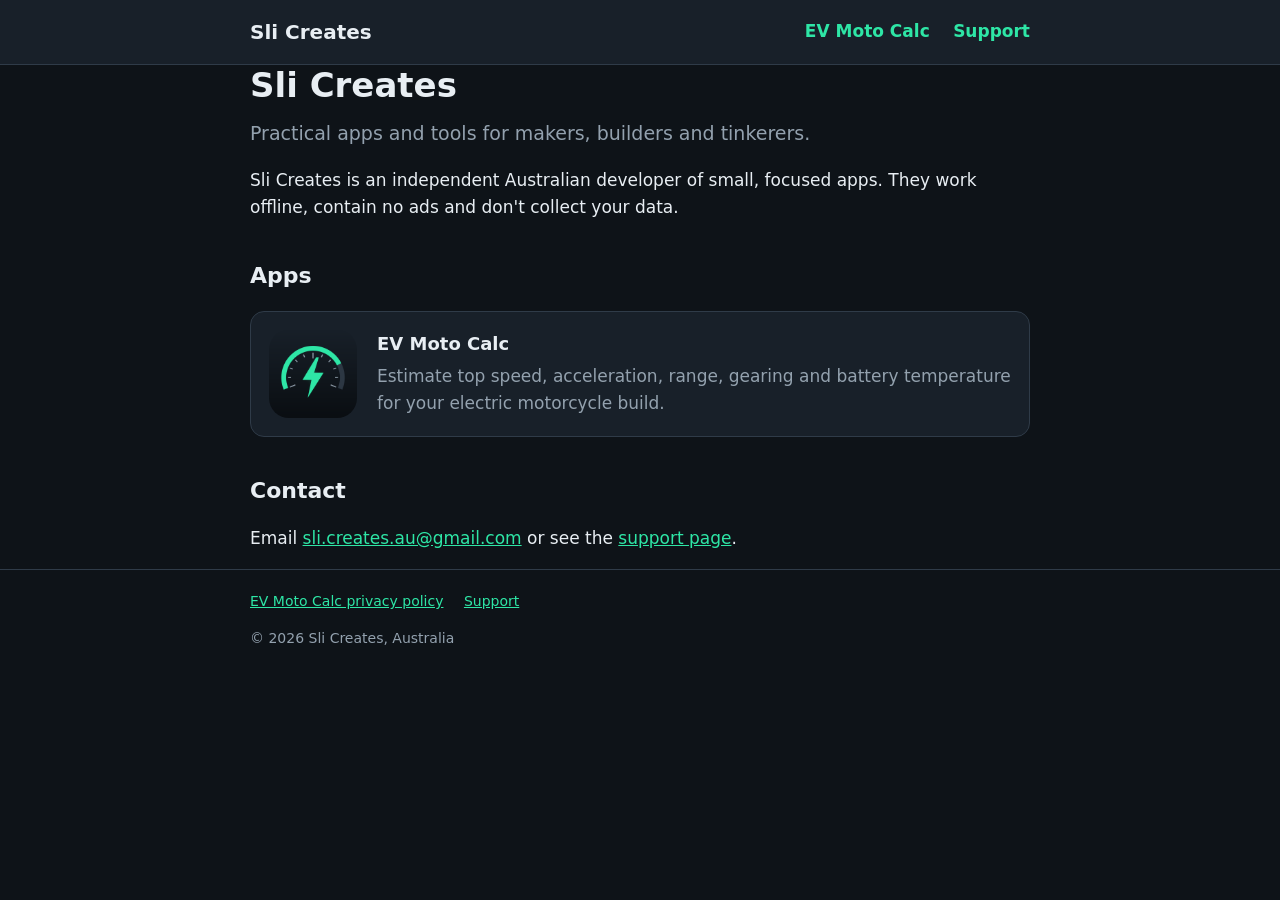
<file: index.html>
<!DOCTYPE html>
<html lang="en-AU">
<head>
  <meta charset="utf-8">
  <meta name="viewport" content="width=device-width, initial-scale=1">
  <title>Sli Creates</title>
  <meta name="description" content="Sli Creates builds practical apps and tools for makers and builders.">
  <link rel="icon" type="image/png" href="assets/icon-512.png">
  <link rel="stylesheet" href="assets/style.css">
</head>
<body>
  <header class="site">
    <div class="wrap">
      <a class="brand" href="./">Sli Creates</a>
      <nav>
        <a href="ev-moto-calc/">EV Moto Calc</a>
        <a href="support.html">Support</a>
      </nav>
    </div>
  </header>

  <main class="wrap">
    <h1>Sli Creates</h1>
    <p class="lead">Practical apps and tools for makers, builders and tinkerers.</p>

    <p>Sli Creates is an independent Australian developer of small, focused apps. They work offline, contain no ads and don't collect your data.</p>

    <h2>Apps</h2>
    <a class="card" href="ev-moto-calc/">
      <img src="assets/icon-512.png" alt="EV Moto Calc icon">
      <div>
        <h3>EV Moto Calc</h3>
        <p>Estimate top speed, acceleration, range, gearing and battery temperature for your electric motorcycle build.</p>
      </div>
    </a>

    <h2>Contact</h2>
    <p>Email <a href="mailto:sli.creates.au@gmail.com">sli.creates.au@gmail.com</a> or see the <a href="support.html">support page</a>.</p>
  </main>

  <footer class="site">
    <div class="wrap">
      <a href="ev-moto-calc/privacy.html">EV Moto Calc privacy policy</a>
      <a href="support.html">Support</a>
      <p>&copy; 2026 Sli Creates, Australia</p>
    </div>
  </footer>
</body>
</html>
</file>
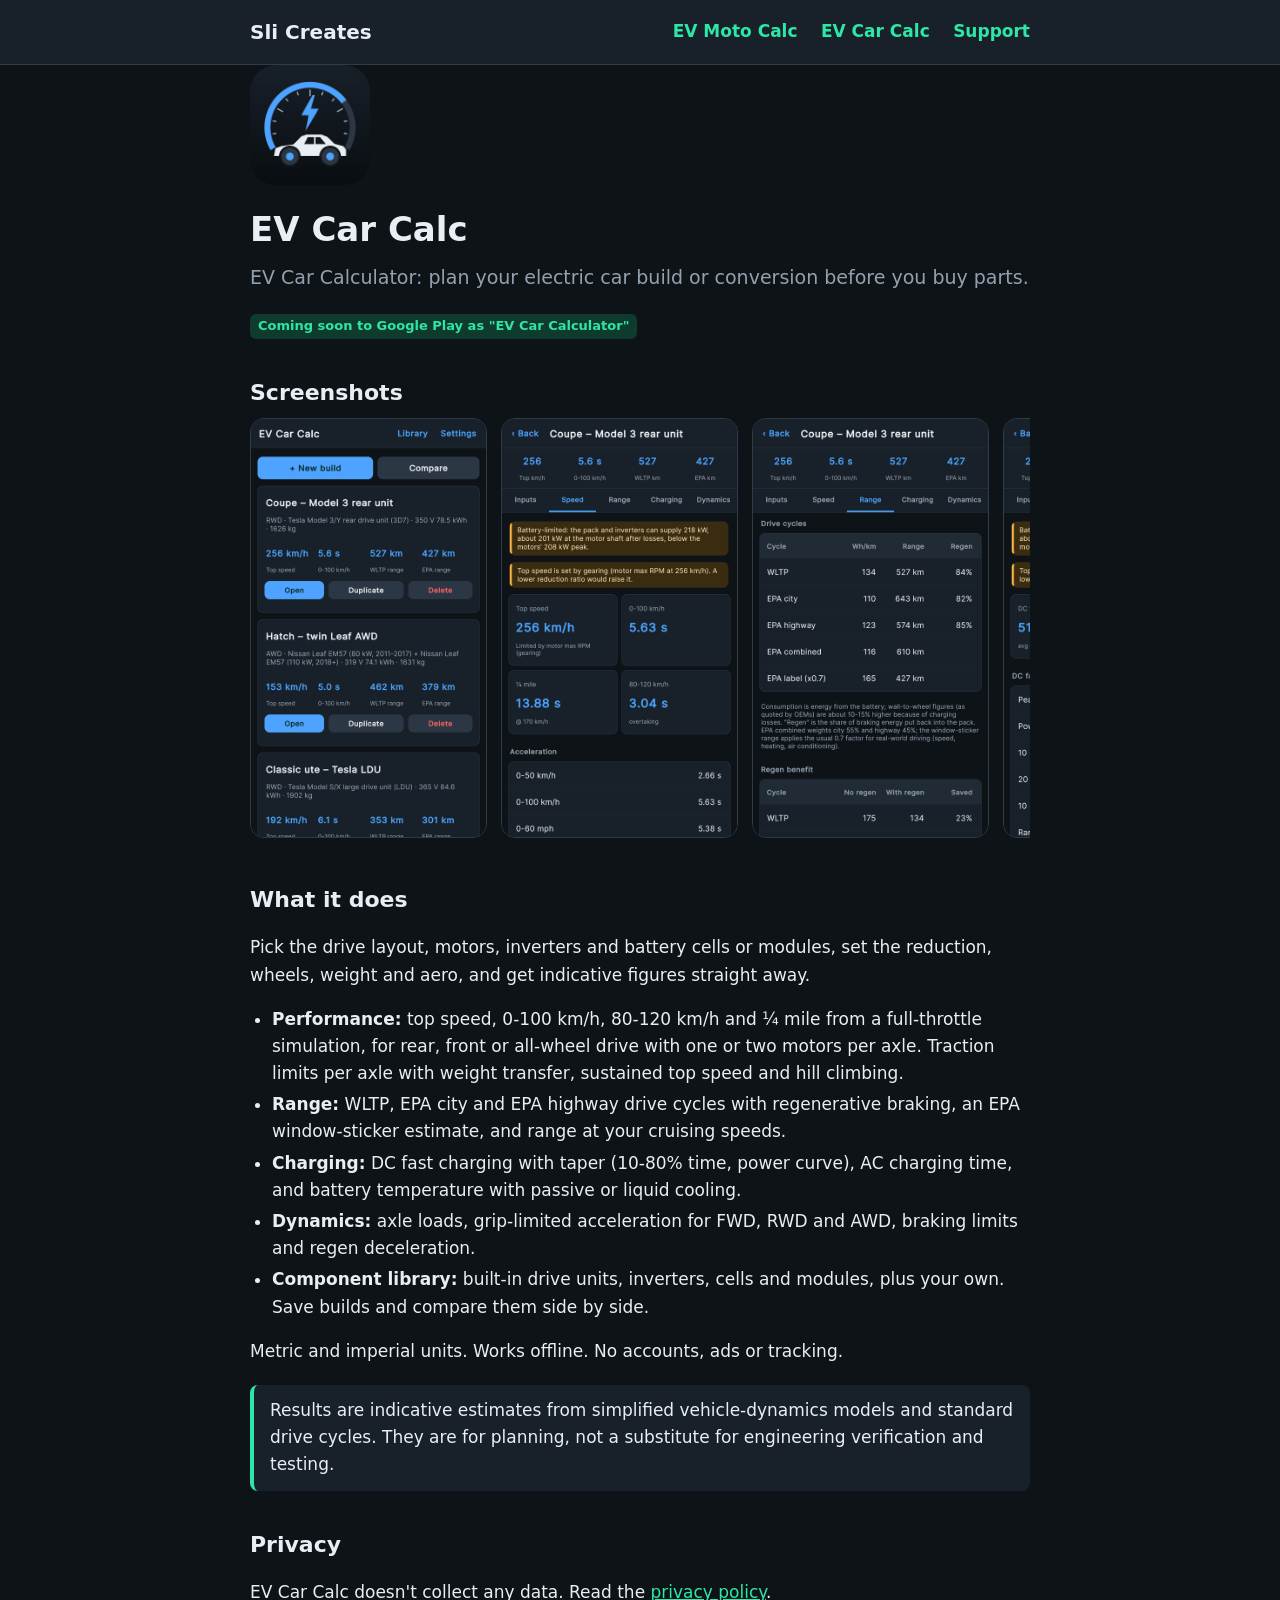
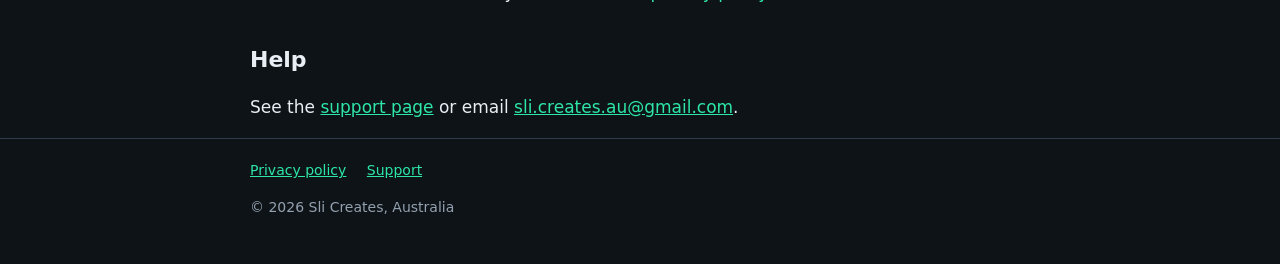
<file: ev-car-calc/index.html>
<!DOCTYPE html>
<html lang="en-AU">
<head>
  <meta charset="utf-8">
  <meta name="viewport" content="width=device-width, initial-scale=1">
  <title>EV Car Calc – EV Car Calculator – Sli Creates</title>
  <meta name="description" content="Estimate acceleration, WLTP and EPA range, fast-charge time and battery temperature for your electric car conversion.">
  <link rel="icon" type="image/png" href="icon-512.png">
  <link rel="stylesheet" href="../assets/style.css">
</head>
<body>
  <header class="site">
    <div class="wrap">
      <a class="brand" href="../">Sli Creates</a>
      <nav>
        <a href="../ev-moto-calc/">EV Moto Calc</a>
        <a href="./">EV Car Calc</a>
        <a href="../support.html">Support</a>
      </nav>
    </div>
  </header>

  <main class="wrap">
    <div class="app-hero">
      <img src="icon-512.png" alt="EV Car Calc icon">
      <div>
        <h1>EV Car Calc</h1>
        <p class="lead">EV Car Calculator: plan your electric car build or conversion before you buy parts.</p>
        <span class="badge">Coming soon to Google Play as "EV Car Calculator"</span>
      </div>
    </div>

    <h2>Screenshots</h2>
    <div class="shots">
      <img src="screens/01_garage.png" alt="Saved builds">
      <img src="screens/02_performance.png" alt="Performance results">
      <img src="screens/03_cycles.png" alt="WLTP and EPA drive cycle range">
      <img src="screens/04_dc_charging.png" alt="DC fast charging">
      <img src="screens/06_drive_unit.png" alt="Drive unit inputs">
    </div>

    <h2>What it does</h2>
    <p>Pick the drive layout, motors, inverters and battery cells or modules, set the reduction, wheels, weight and aero, and get indicative figures straight away.</p>
    <ul>
      <li><strong>Performance:</strong> top speed, 0-100 km/h, 80-120 km/h and ¼ mile from a full-throttle simulation, for rear, front or all-wheel drive with one or two motors per axle. Traction limits per axle with weight transfer, sustained top speed and hill climbing.</li>
      <li><strong>Range:</strong> WLTP, EPA city and EPA highway drive cycles with regenerative braking, an EPA window-sticker estimate, and range at your cruising speeds.</li>
      <li><strong>Charging:</strong> DC fast charging with taper (10-80% time, power curve), AC charging time, and battery temperature with passive or liquid cooling.</li>
      <li><strong>Dynamics:</strong> axle loads, grip-limited acceleration for FWD, RWD and AWD, braking limits and regen deceleration.</li>
      <li><strong>Component library:</strong> built-in drive units, inverters, cells and modules, plus your own. Save builds and compare them side by side.</li>
    </ul>
    <p>Metric and imperial units. Works offline. No accounts, ads or tracking.</p>

    <div class="notice">
      Results are indicative estimates from simplified vehicle-dynamics models and standard drive cycles. They are for planning, not a substitute for engineering verification and testing.
    </div>

    <h2>Privacy</h2>
    <p>EV Car Calc doesn't collect any data. Read the <a href="privacy.html">privacy policy</a>.</p>

    <h2>Help</h2>
    <p>See the <a href="../support.html">support page</a> or email <a href="mailto:sli.creates.au@gmail.com?subject=EV%20Car%20Calc">sli.creates.au@gmail.com</a>.</p>
  </main>

  <footer class="site">
    <div class="wrap">
      <a href="privacy.html">Privacy policy</a>
      <a href="../support.html">Support</a>
      <p>&copy; 2026 Sli Creates, Australia</p>
    </div>
  </footer>
</body>
</html>
</file>
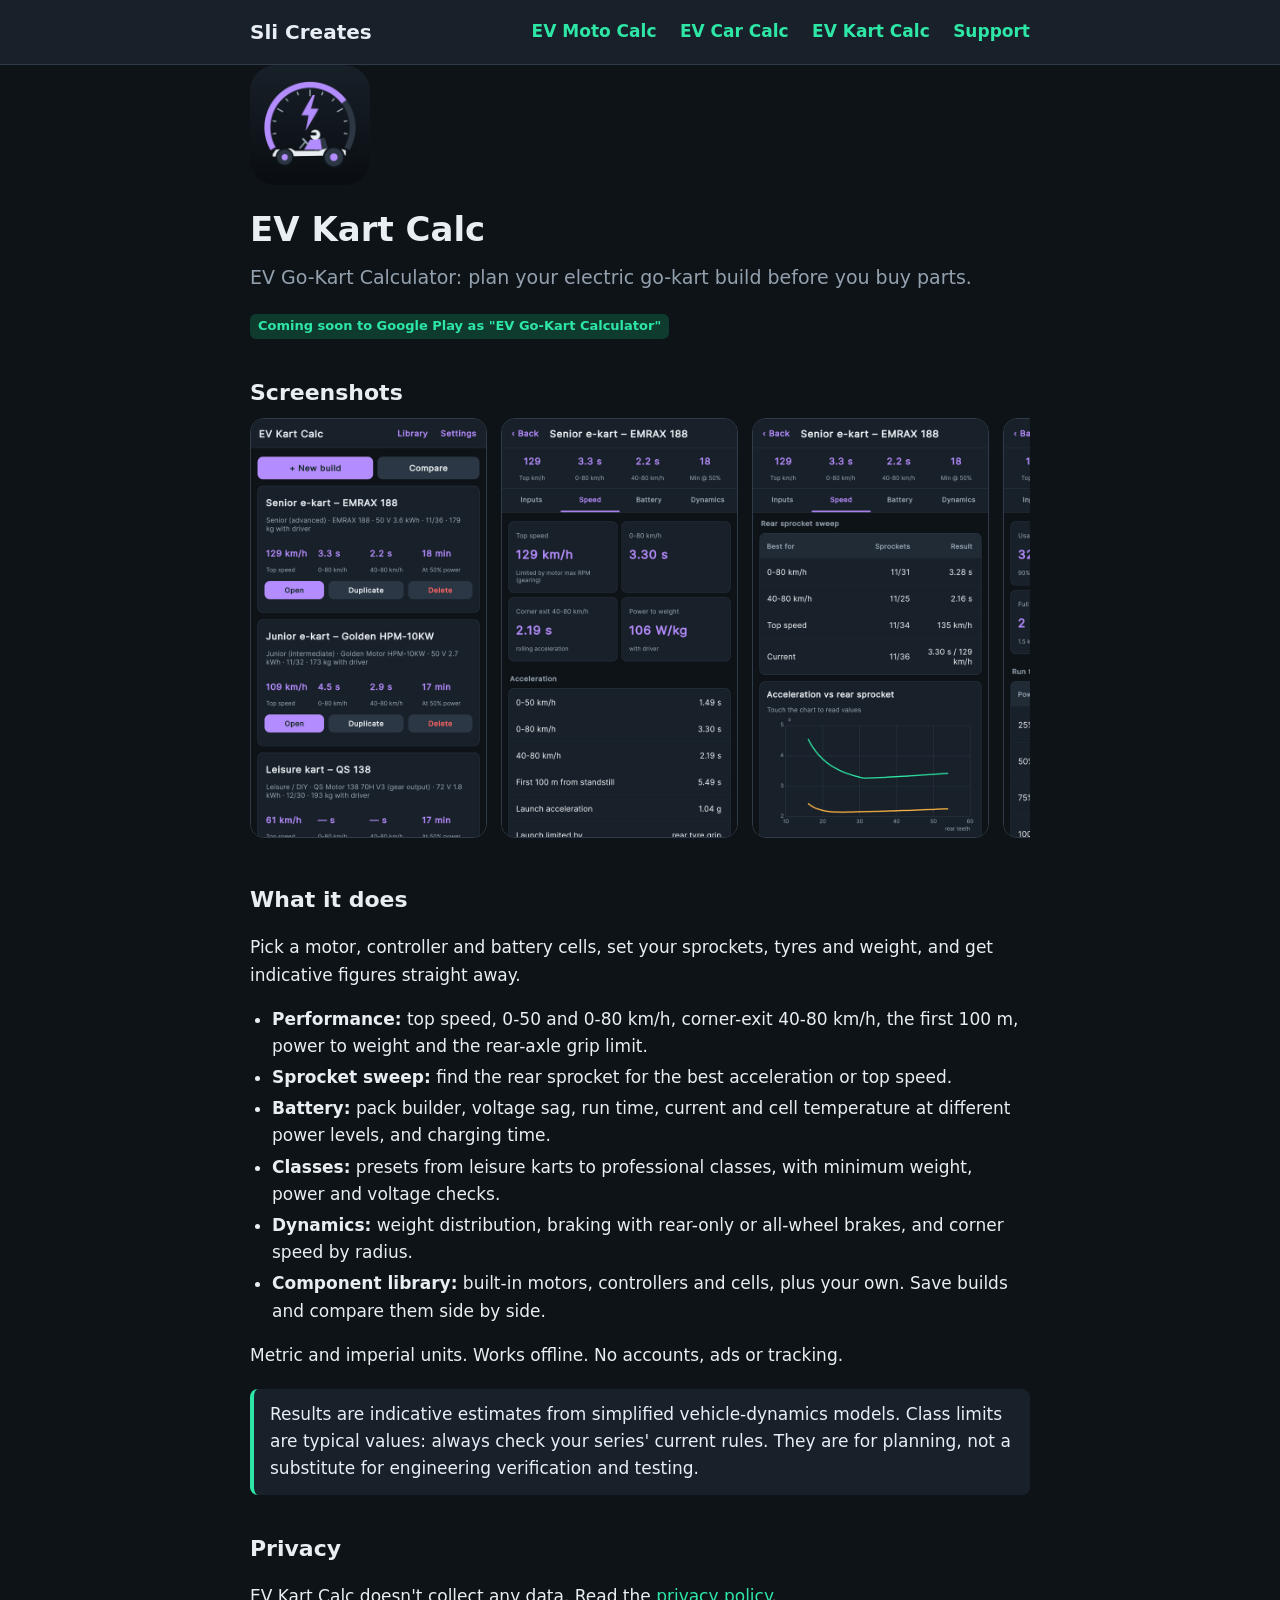
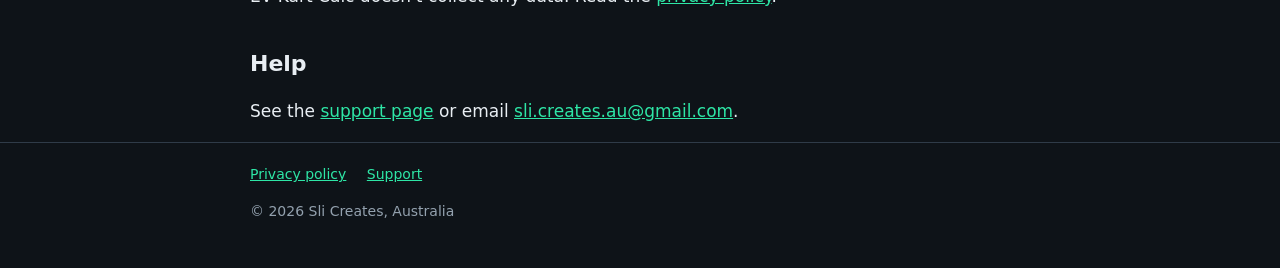
<file: ev-kart-calc/index.html>
<!DOCTYPE html>
<html lang="en-AU">
<head>
  <meta charset="utf-8">
  <meta name="viewport" content="width=device-width, initial-scale=1">
  <title>EV Kart Calc – EV Go-Kart Calculator – Sli Creates</title>
  <meta name="description" content="Estimate top speed, acceleration, run time and battery temperature for your electric go-kart build.">
  <link rel="icon" type="image/png" href="icon-512.png">
  <link rel="stylesheet" href="../assets/style.css">
</head>
<body>
  <header class="site">
    <div class="wrap">
      <a class="brand" href="../">Sli Creates</a>
      <nav>
        <a href="../ev-moto-calc/">EV Moto Calc</a>
        <a href="../ev-car-calc/">EV Car Calc</a>
        <a href="./">EV Kart Calc</a>
        <a href="../support.html">Support</a>
      </nav>
    </div>
  </header>

  <main class="wrap">
    <div class="app-hero">
      <img src="icon-512.png" alt="EV Kart Calc icon">
      <div>
        <h1>EV Kart Calc</h1>
        <p class="lead">EV Go-Kart Calculator: plan your electric go-kart build before you buy parts.</p>
        <span class="badge">Coming soon to Google Play as "EV Go-Kart Calculator"</span>
      </div>
    </div>

    <h2>Screenshots</h2>
    <div class="shots">
      <img src="screens/01_garage.png" alt="Saved builds">
      <img src="screens/02_speed.png" alt="Speed results">
      <img src="screens/03_sprockets.png" alt="Sprocket sweep">
      <img src="screens/04_battery.png" alt="Run time and battery heat by power">
      <img src="screens/05_class.png" alt="Class check">
    </div>

    <h2>What it does</h2>
    <p>Pick a motor, controller and battery cells, set your sprockets, tyres and weight, and get indicative figures straight away.</p>
    <ul>
      <li><strong>Performance:</strong> top speed, 0-50 and 0-80 km/h, corner-exit 40-80 km/h, the first 100 m, power to weight and the rear-axle grip limit.</li>
      <li><strong>Sprocket sweep:</strong> find the rear sprocket for the best acceleration or top speed.</li>
      <li><strong>Battery:</strong> pack builder, voltage sag, run time, current and cell temperature at different power levels, and charging time.</li>
      <li><strong>Classes:</strong> presets from leisure karts to professional classes, with minimum weight, power and voltage checks.</li>
      <li><strong>Dynamics:</strong> weight distribution, braking with rear-only or all-wheel brakes, and corner speed by radius.</li>
      <li><strong>Component library:</strong> built-in motors, controllers and cells, plus your own. Save builds and compare them side by side.</li>
    </ul>
    <p>Metric and imperial units. Works offline. No accounts, ads or tracking.</p>

    <div class="notice">
      Results are indicative estimates from simplified vehicle-dynamics models. Class limits are typical values: always check your series' current rules. They are for planning, not a substitute for engineering verification and testing.
    </div>

    <h2>Privacy</h2>
    <p>EV Kart Calc doesn't collect any data. Read the <a href="privacy.html">privacy policy</a>.</p>

    <h2>Help</h2>
    <p>See the <a href="../support.html">support page</a> or email <a href="mailto:sli.creates.au@gmail.com?subject=EV%20Kart%20Calc">sli.creates.au@gmail.com</a>.</p>
  </main>

  <footer class="site">
    <div class="wrap">
      <a href="privacy.html">Privacy policy</a>
      <a href="../support.html">Support</a>
      <p>&copy; 2026 Sli Creates, Australia</p>
    </div>
  </footer>
</body>
</html>
</file>
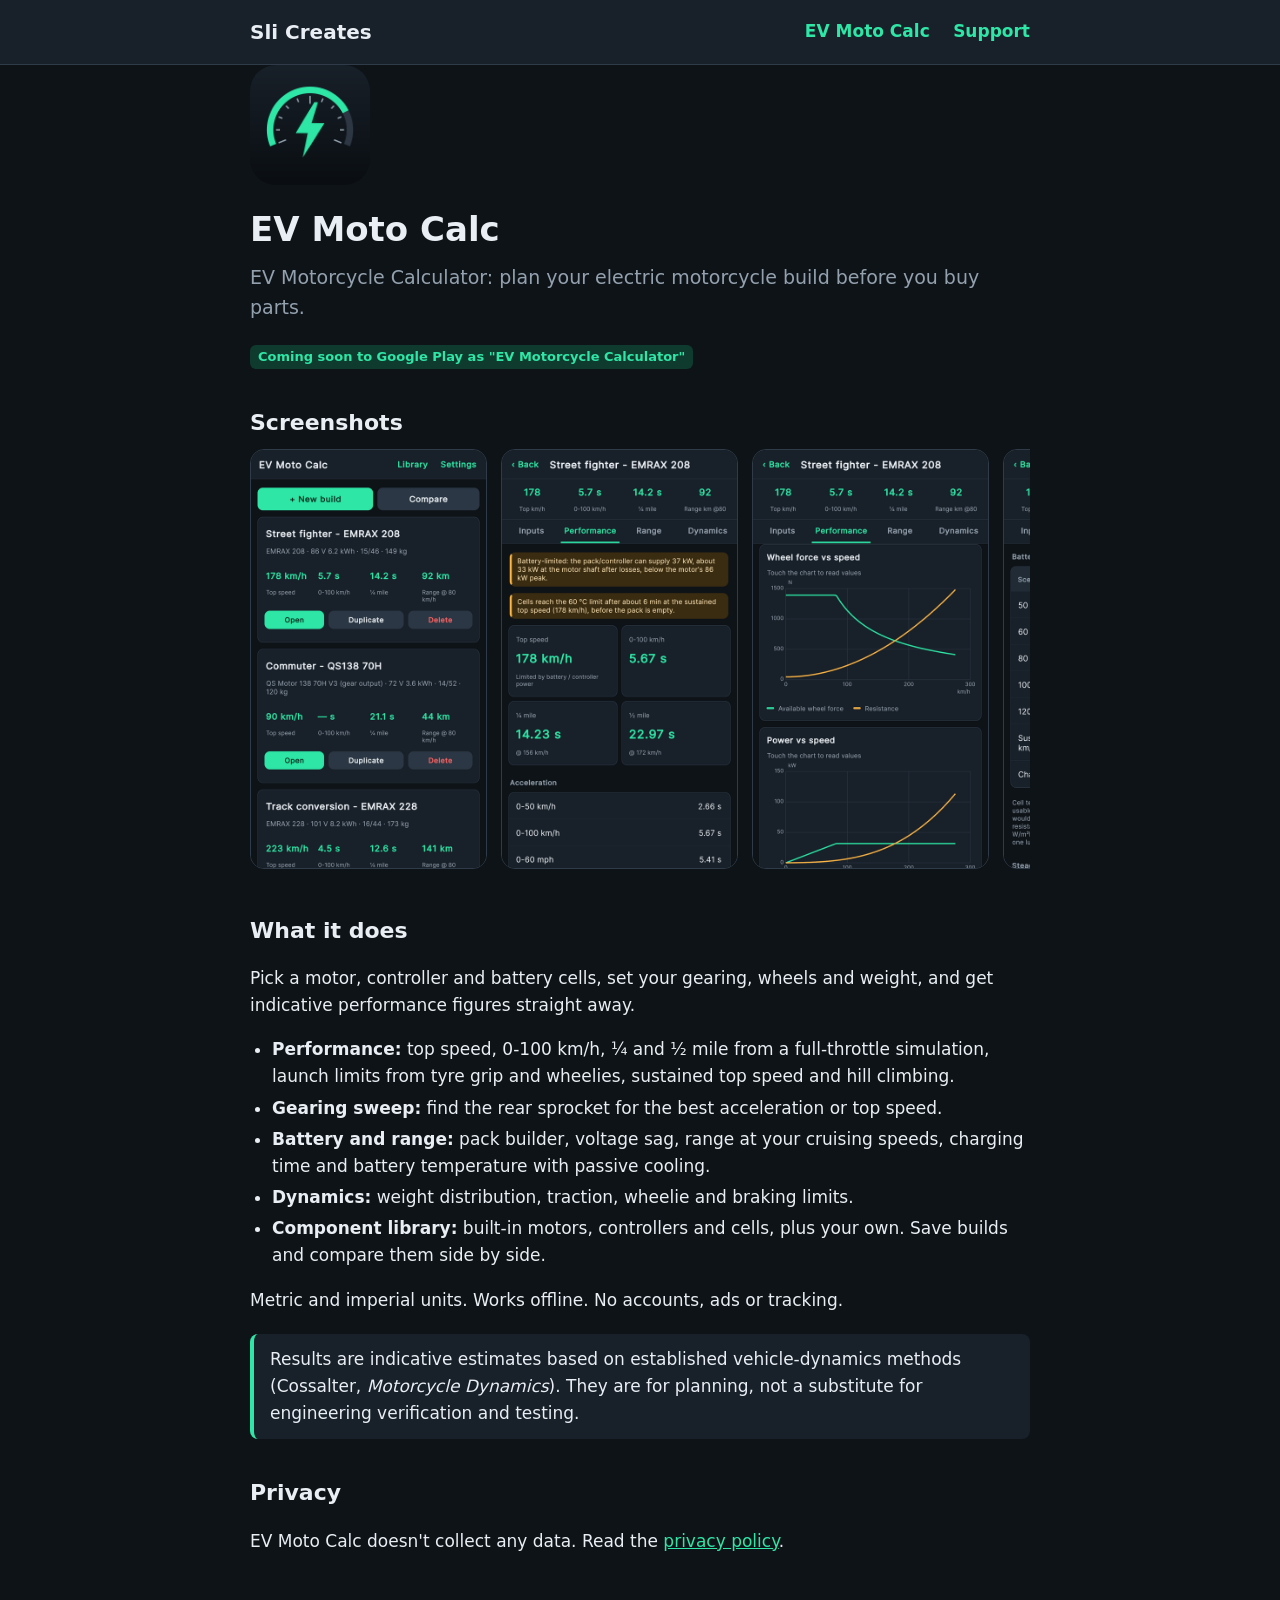
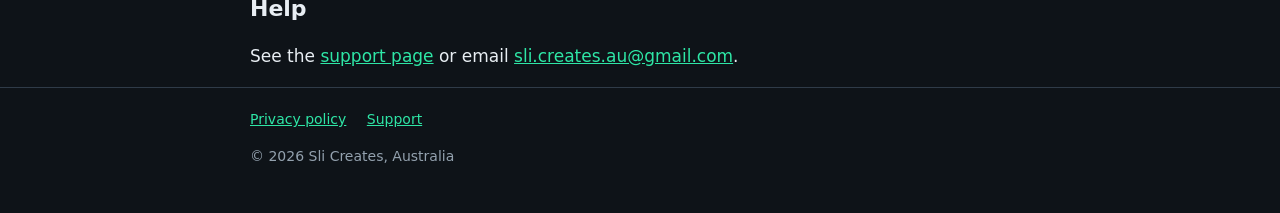
<file: ev-moto-calc/index.html>
<!DOCTYPE html>
<html lang="en-AU">
<head>
  <meta charset="utf-8">
  <meta name="viewport" content="width=device-width, initial-scale=1">
  <title>EV Moto Calc – EV Motorcycle Calculator – Sli Creates</title>
  <meta name="description" content="Estimate top speed, acceleration, range, gearing and battery temperature for your electric motorcycle build.">
  <link rel="icon" type="image/png" href="../assets/icon-512.png">
  <link rel="stylesheet" href="../assets/style.css">
</head>
<body>
  <header class="site">
    <div class="wrap">
      <a class="brand" href="../">Sli Creates</a>
      <nav>
        <a href="./">EV Moto Calc</a>
        <a href="../support.html">Support</a>
      </nav>
    </div>
  </header>

  <main class="wrap">
    <div class="app-hero">
      <img src="../assets/icon-512.png" alt="EV Moto Calc icon">
      <div>
        <h1>EV Moto Calc</h1>
        <p class="lead">EV Motorcycle Calculator: plan your electric motorcycle build before you buy parts.</p>
        <span class="badge">Coming soon to Google Play as "EV Motorcycle Calculator"</span>
      </div>
    </div>

    <h2>Screenshots</h2>
    <div class="shots">
      <img src="../assets/screens/01_garage.png" alt="Saved builds">
      <img src="../assets/screens/02_performance.png" alt="Performance results">
      <img src="../assets/screens/03_charts.png" alt="Wheel force and power charts">
      <img src="../assets/screens/05_range.png" alt="Battery temperature and range">
      <img src="../assets/screens/06_gearing.png" alt="Gearing sweep">
    </div>

    <h2>What it does</h2>
    <p>Pick a motor, controller and battery cells, set your gearing, wheels and weight, and get indicative performance figures straight away.</p>
    <ul>
      <li><strong>Performance:</strong> top speed, 0-100 km/h, ¼ and ½ mile from a full-throttle simulation, launch limits from tyre grip and wheelies, sustained top speed and hill climbing.</li>
      <li><strong>Gearing sweep:</strong> find the rear sprocket for the best acceleration or top speed.</li>
      <li><strong>Battery and range:</strong> pack builder, voltage sag, range at your cruising speeds, charging time and battery temperature with passive cooling.</li>
      <li><strong>Dynamics:</strong> weight distribution, traction, wheelie and braking limits.</li>
      <li><strong>Component library:</strong> built-in motors, controllers and cells, plus your own. Save builds and compare them side by side.</li>
    </ul>
    <p>Metric and imperial units. Works offline. No accounts, ads or tracking.</p>

    <div class="notice">
      Results are indicative estimates based on established vehicle-dynamics methods (Cossalter, <em>Motorcycle Dynamics</em>). They are for planning, not a substitute for engineering verification and testing.
    </div>

    <h2>Privacy</h2>
    <p>EV Moto Calc doesn't collect any data. Read the <a href="privacy.html">privacy policy</a>.</p>

    <h2>Help</h2>
    <p>See the <a href="../support.html">support page</a> or email <a href="mailto:sli.creates.au@gmail.com?subject=EV%20Moto%20Calc">sli.creates.au@gmail.com</a>.</p>
  </main>

  <footer class="site">
    <div class="wrap">
      <a href="privacy.html">Privacy policy</a>
      <a href="../support.html">Support</a>
      <p>&copy; 2026 Sli Creates, Australia</p>
    </div>
  </footer>
</body>
</html>
</file>
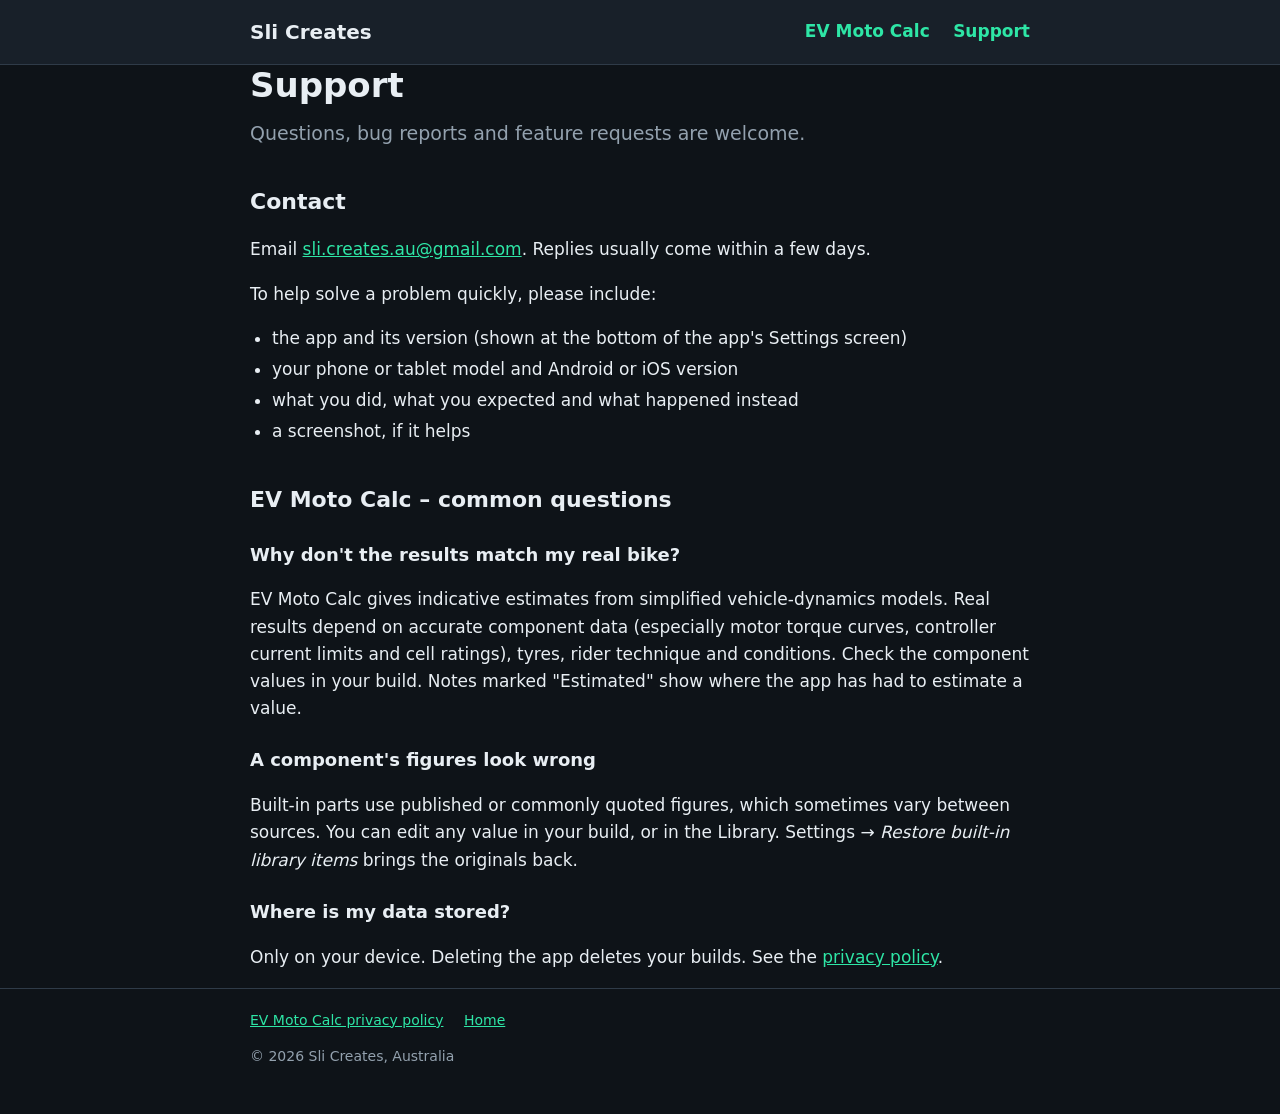
<file: support.html>
<!DOCTYPE html>
<html lang="en-AU">
<head>
  <meta charset="utf-8">
  <meta name="viewport" content="width=device-width, initial-scale=1">
  <title>Support – Sli Creates</title>
  <meta name="description" content="Get help with Sli Creates apps, including EV Moto Calc.">
  <link rel="icon" type="image/png" href="assets/icon-512.png">
  <link rel="stylesheet" href="assets/style.css">
</head>
<body>
  <header class="site">
    <div class="wrap">
      <a class="brand" href="./">Sli Creates</a>
      <nav>
        <a href="ev-moto-calc/">EV Moto Calc</a>
        <a href="support.html">Support</a>
      </nav>
    </div>
  </header>

  <main class="wrap">
    <h1>Support</h1>
    <p class="lead">Questions, bug reports and feature requests are welcome.</p>

    <h2>Contact</h2>
    <p>Email <a href="mailto:sli.creates.au@gmail.com?subject=EV%20Moto%20Calc%20support">sli.creates.au@gmail.com</a>. Replies usually come within a few days.</p>

    <p>To help solve a problem quickly, please include:</p>
    <ul>
      <li>the app and its version (shown at the bottom of the app's Settings screen)</li>
      <li>your phone or tablet model and Android or iOS version</li>
      <li>what you did, what you expected and what happened instead</li>
      <li>a screenshot, if it helps</li>
    </ul>

    <h2>EV Moto Calc – common questions</h2>

    <h3>Why don't the results match my real bike?</h3>
    <p>EV Moto Calc gives indicative estimates from simplified vehicle-dynamics models. Real results depend on accurate component data (especially motor torque curves, controller current limits and cell ratings), tyres, rider technique and conditions. Check the component values in your build. Notes marked "Estimated" show where the app has had to estimate a value.</p>

    <h3>A component's figures look wrong</h3>
    <p>Built-in parts use published or commonly quoted figures, which sometimes vary between sources. You can edit any value in your build, or in the Library. Settings → <em>Restore built-in library items</em> brings the originals back.</p>

    <h3>Where is my data stored?</h3>
    <p>Only on your device. Deleting the app deletes your builds. See the <a href="ev-moto-calc/privacy.html">privacy policy</a>.</p>
  </main>

  <footer class="site">
    <div class="wrap">
      <a href="ev-moto-calc/privacy.html">EV Moto Calc privacy policy</a>
      <a href="./">Home</a>
      <p>&copy; 2026 Sli Creates, Australia</p>
    </div>
  </footer>
</body>
</html>
</file>
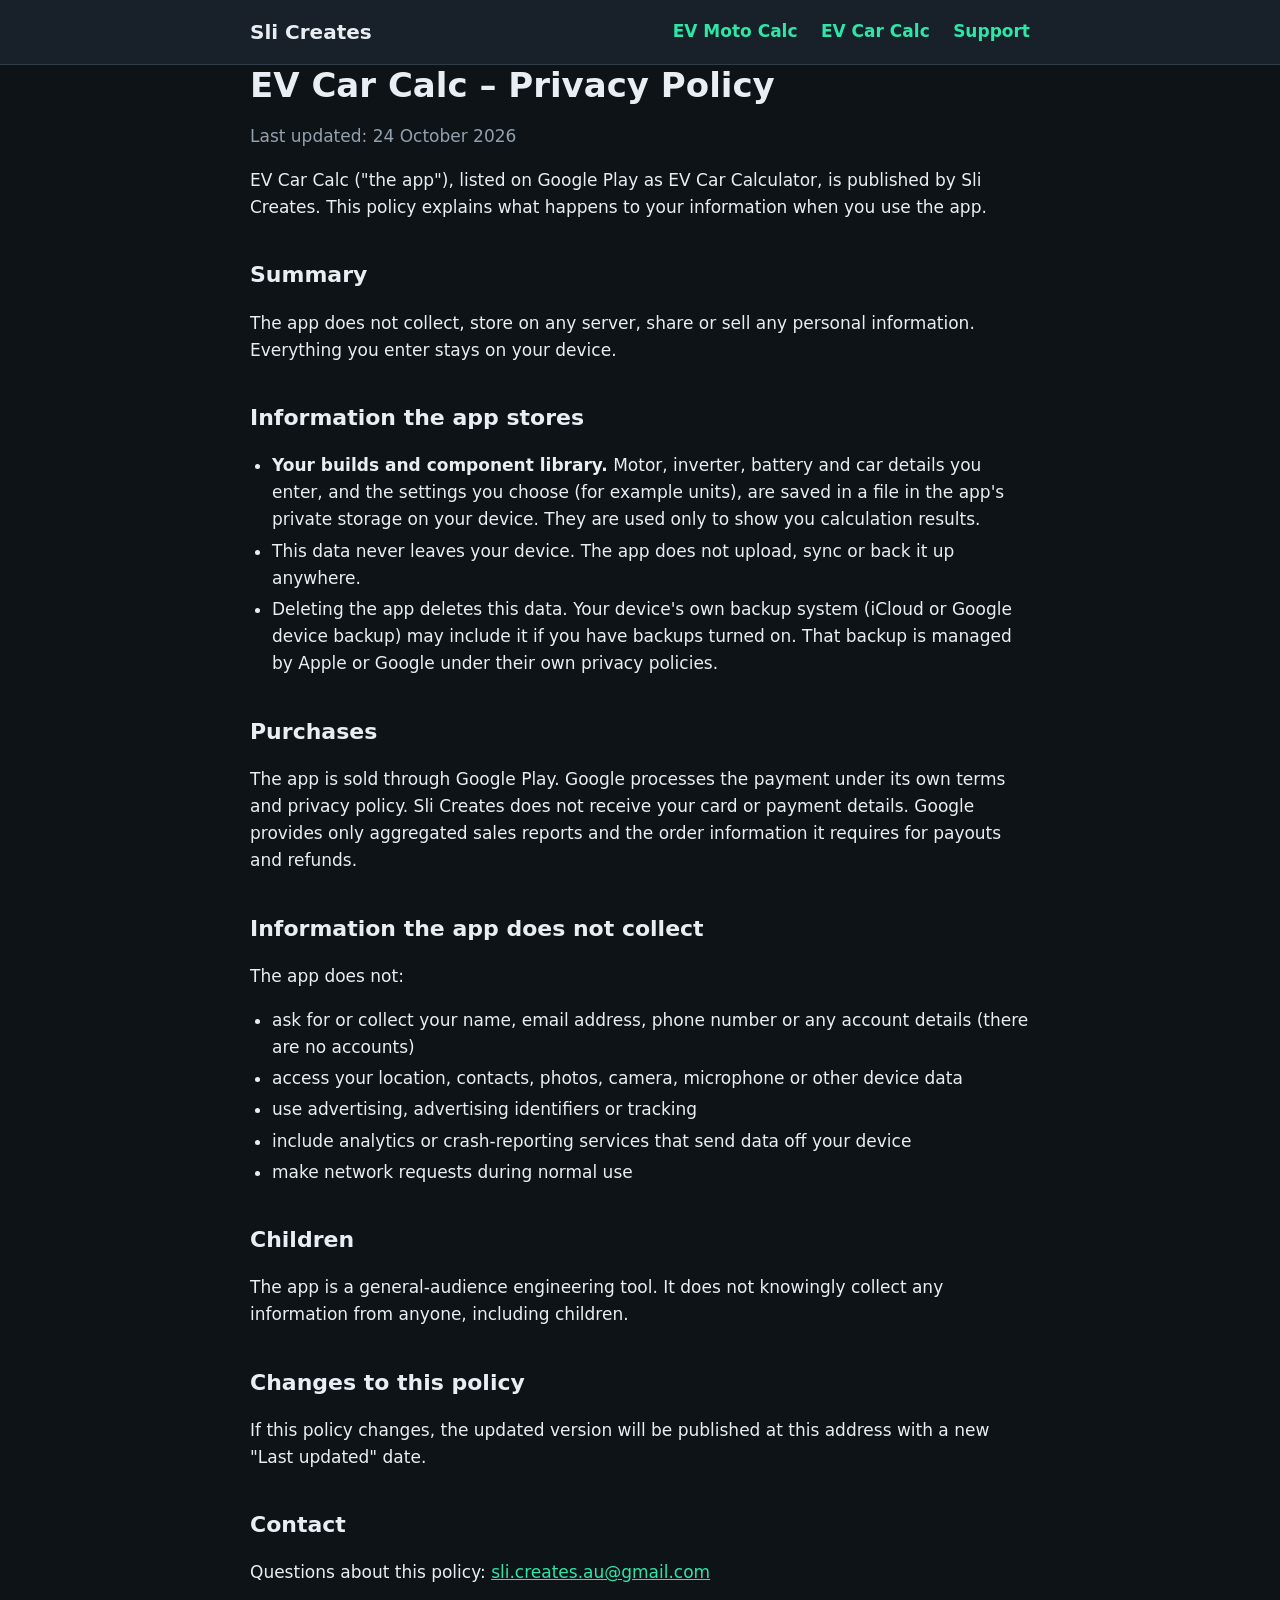
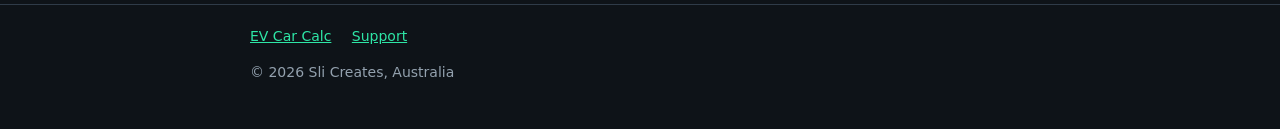
<file: ev-car-calc/privacy.html>
<!DOCTYPE html>
<html lang="en-AU">
<head>
  <meta charset="utf-8">
  <meta name="viewport" content="width=device-width, initial-scale=1">
  <title>EV Car Calc (EV Car Calculator) Privacy Policy – Sli Creates</title>
  <meta name="description" content="Privacy policy for the EV Car Calc app by Sli Creates.">
  <link rel="icon" type="image/png" href="icon-512.png">
  <link rel="stylesheet" href="../assets/style.css">
</head>
<body>
  <header class="site">
    <div class="wrap">
      <a class="brand" href="../">Sli Creates</a>
      <nav>
        <a href="../ev-moto-calc/">EV Moto Calc</a>
        <a href="./">EV Car Calc</a>
        <a href="../support.html">Support</a>
      </nav>
    </div>
  </header>

  <main class="wrap">
    <h1>EV Car Calc – Privacy Policy</h1>
    <p class="muted">Last updated: 24 October 2026</p>

    <p>EV Car Calc ("the app"), listed on Google Play as EV Car Calculator, is published by Sli Creates. This policy explains what happens to your information when you use the app.</p>

    <h2>Summary</h2>
    <p>The app does not collect, store on any server, share or sell any personal information. Everything you enter stays on your device.</p>

    <h2>Information the app stores</h2>
    <ul>
      <li><strong>Your builds and component library.</strong> Motor, inverter, battery and car details you enter, and the settings you choose (for example units), are saved in a file in the app's private storage on your device. They are used only to show you calculation results.</li>
      <li>This data never leaves your device. The app does not upload, sync or back it up anywhere.</li>
      <li>Deleting the app deletes this data. Your device's own backup system (iCloud or Google device backup) may include it if you have backups turned on. That backup is managed by Apple or Google under their own privacy policies.</li>
    </ul>

    <h2>Purchases</h2>
    <p>The app is sold through Google Play. Google processes the payment under its own terms and privacy policy. Sli Creates does not receive your card or payment details. Google provides only aggregated sales reports and the order information it requires for payouts and refunds.</p>

    <h2>Information the app does not collect</h2>
    <p>The app does not:</p>
    <ul>
      <li>ask for or collect your name, email address, phone number or any account details (there are no accounts)</li>
      <li>access your location, contacts, photos, camera, microphone or other device data</li>
      <li>use advertising, advertising identifiers or tracking</li>
      <li>include analytics or crash-reporting services that send data off your device</li>
      <li>make network requests during normal use</li>
    </ul>

    <h2>Children</h2>
    <p>The app is a general-audience engineering tool. It does not knowingly collect any information from anyone, including children.</p>

    <h2>Changes to this policy</h2>
    <p>If this policy changes, the updated version will be published at this address with a new "Last updated" date.</p>

    <h2>Contact</h2>
    <p>Questions about this policy: <a href="mailto:sli.creates.au@gmail.com?subject=EV%20Car%20Calc%20privacy">sli.creates.au@gmail.com</a></p>
  </main>

  <footer class="site">
    <div class="wrap">
      <a href="./">EV Car Calc</a>
      <a href="../support.html">Support</a>
      <p>&copy; 2026 Sli Creates, Australia</p>
    </div>
  </footer>
</body>
</html>
</file>
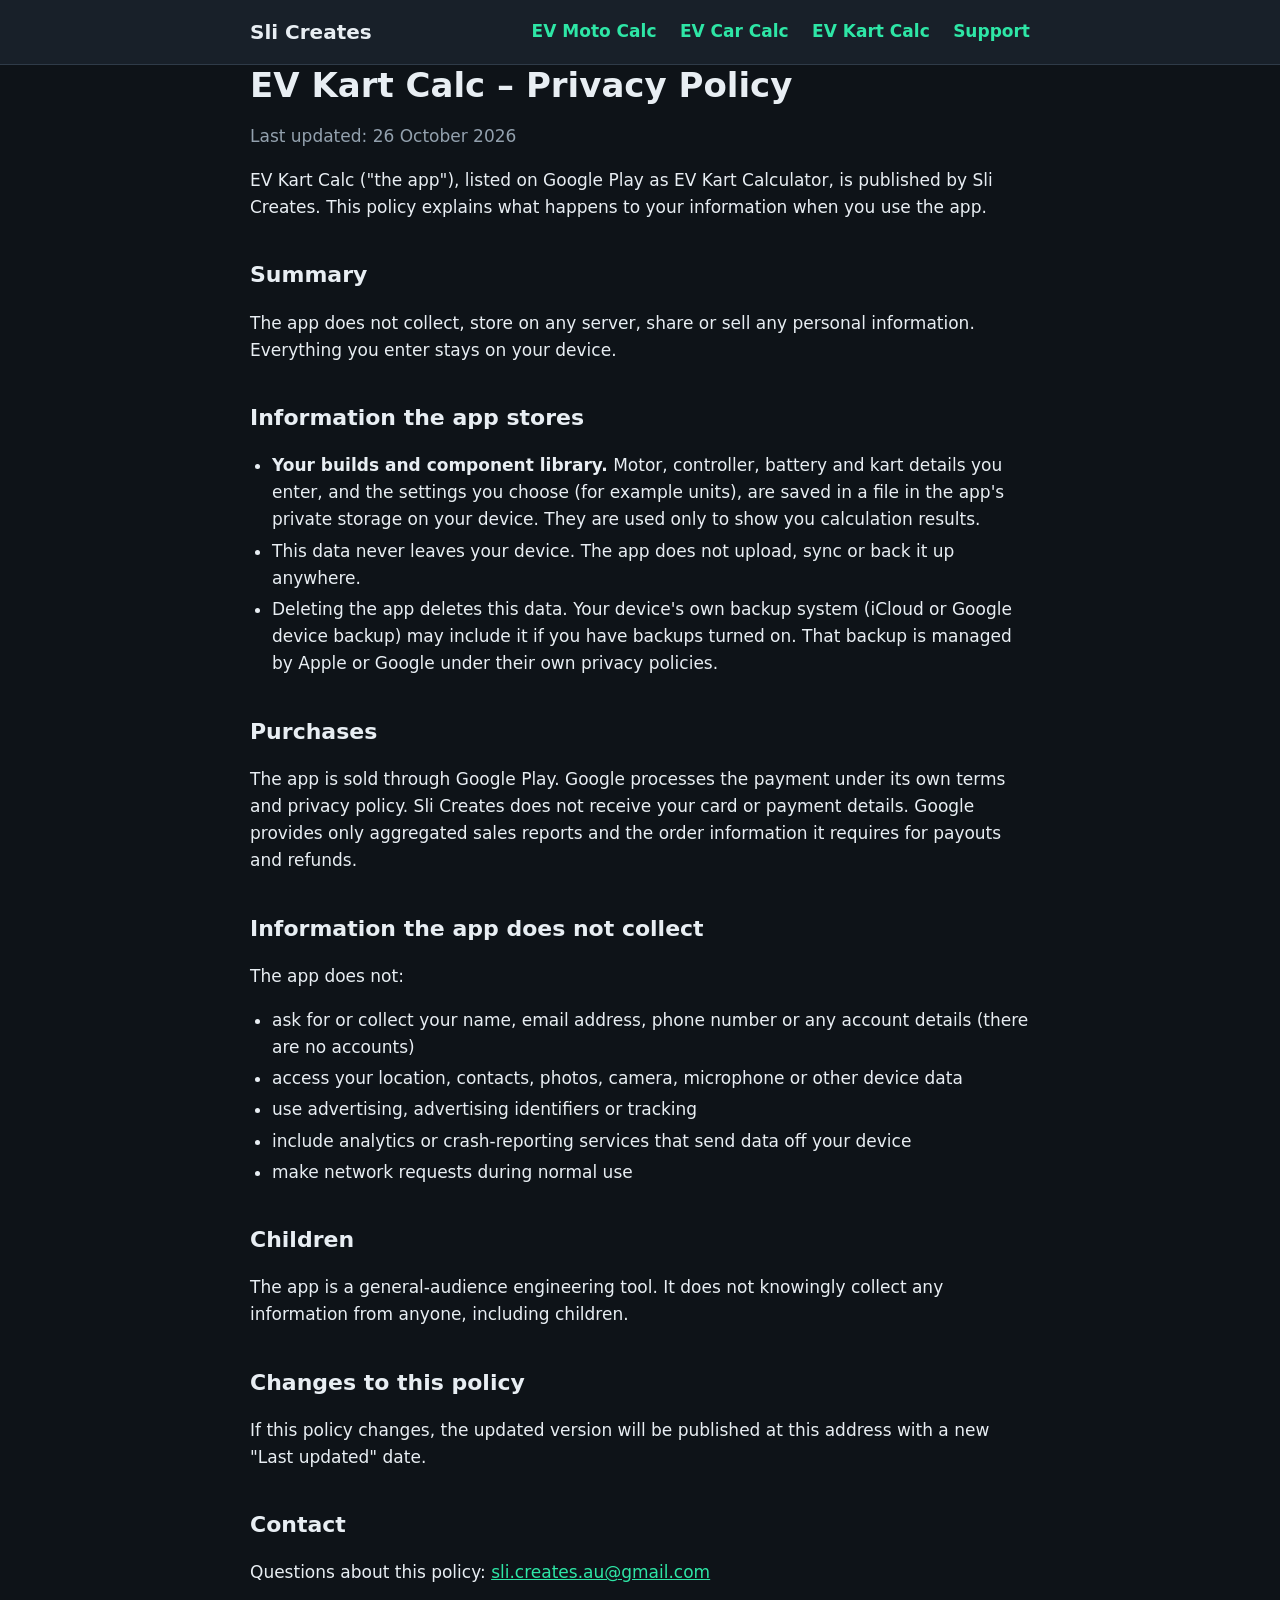
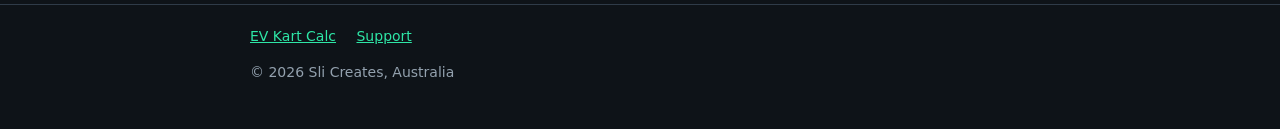
<file: ev-kart-calc/privacy.html>
<!DOCTYPE html>
<html lang="en-AU">
<head>
  <meta charset="utf-8">
  <meta name="viewport" content="width=device-width, initial-scale=1">
  <title>EV Kart Calc (EV Go-Kart Calculator) Privacy Policy – Sli Creates</title>
  <meta name="description" content="Privacy policy for the EV Kart Calc app by Sli Creates.">
  <link rel="icon" type="image/png" href="icon-512.png">
  <link rel="stylesheet" href="../assets/style.css">
</head>
<body>
  <header class="site">
    <div class="wrap">
      <a class="brand" href="../">Sli Creates</a>
      <nav>
        <a href="../ev-moto-calc/">EV Moto Calc</a>
        <a href="../ev-car-calc/">EV Car Calc</a>
        <a href="./">EV Kart Calc</a>
        <a href="../support.html">Support</a>
      </nav>
    </div>
  </header>

  <main class="wrap">
    <h1>EV Kart Calc – Privacy Policy</h1>
    <p class="muted">Last updated: 26 October 2026</p>

    <p>EV Kart Calc ("the app"), listed on Google Play as EV Kart Calculator, is published by Sli Creates. This policy explains what happens to your information when you use the app.</p>

    <h2>Summary</h2>
    <p>The app does not collect, store on any server, share or sell any personal information. Everything you enter stays on your device.</p>

    <h2>Information the app stores</h2>
    <ul>
      <li><strong>Your builds and component library.</strong> Motor, controller, battery and kart details you enter, and the settings you choose (for example units), are saved in a file in the app's private storage on your device. They are used only to show you calculation results.</li>
      <li>This data never leaves your device. The app does not upload, sync or back it up anywhere.</li>
      <li>Deleting the app deletes this data. Your device's own backup system (iCloud or Google device backup) may include it if you have backups turned on. That backup is managed by Apple or Google under their own privacy policies.</li>
    </ul>

    <h2>Purchases</h2>
    <p>The app is sold through Google Play. Google processes the payment under its own terms and privacy policy. Sli Creates does not receive your card or payment details. Google provides only aggregated sales reports and the order information it requires for payouts and refunds.</p>

    <h2>Information the app does not collect</h2>
    <p>The app does not:</p>
    <ul>
      <li>ask for or collect your name, email address, phone number or any account details (there are no accounts)</li>
      <li>access your location, contacts, photos, camera, microphone or other device data</li>
      <li>use advertising, advertising identifiers or tracking</li>
      <li>include analytics or crash-reporting services that send data off your device</li>
      <li>make network requests during normal use</li>
    </ul>

    <h2>Children</h2>
    <p>The app is a general-audience engineering tool. It does not knowingly collect any information from anyone, including children.</p>

    <h2>Changes to this policy</h2>
    <p>If this policy changes, the updated version will be published at this address with a new "Last updated" date.</p>

    <h2>Contact</h2>
    <p>Questions about this policy: <a href="mailto:sli.creates.au@gmail.com?subject=EV%20Kart%20Calc%20privacy">sli.creates.au@gmail.com</a></p>
  </main>

  <footer class="site">
    <div class="wrap">
      <a href="./">EV Kart Calc</a>
      <a href="../support.html">Support</a>
      <p>&copy; 2026 Sli Creates, Australia</p>
    </div>
  </footer>
</body>
</html>
</file>
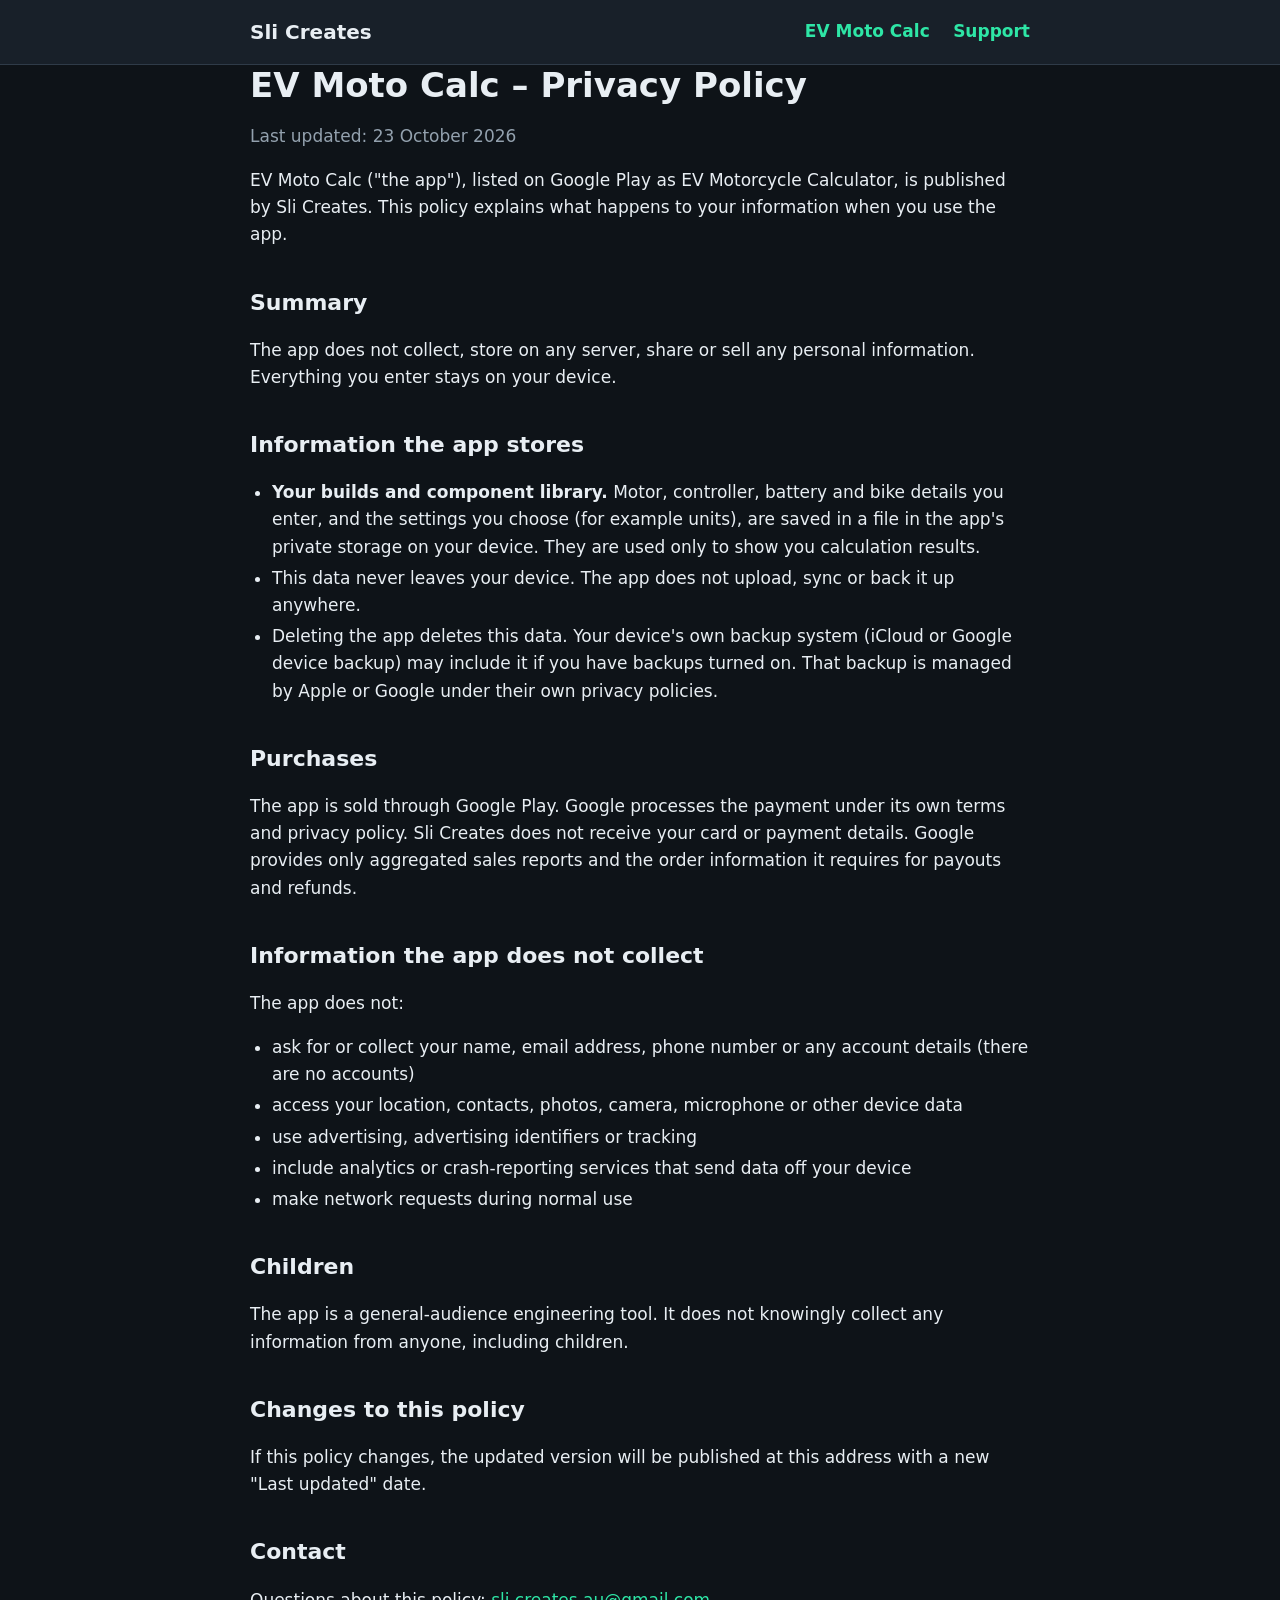
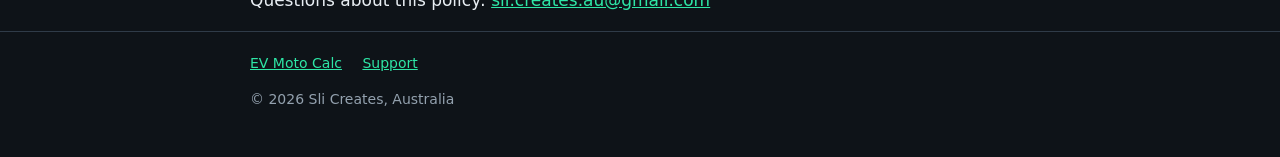
<file: ev-moto-calc/privacy.html>
<!DOCTYPE html>
<html lang="en-AU">
<head>
  <meta charset="utf-8">
  <meta name="viewport" content="width=device-width, initial-scale=1">
  <title>EV Moto Calc (EV Motorcycle Calculator) Privacy Policy – Sli Creates</title>
  <meta name="description" content="Privacy policy for the EV Moto Calc app by Sli Creates.">
  <link rel="icon" type="image/png" href="../assets/icon-512.png">
  <link rel="stylesheet" href="../assets/style.css">
</head>
<body>
  <header class="site">
    <div class="wrap">
      <a class="brand" href="../">Sli Creates</a>
      <nav>
        <a href="./">EV Moto Calc</a>
        <a href="../support.html">Support</a>
      </nav>
    </div>
  </header>

  <main class="wrap">
    <h1>EV Moto Calc – Privacy Policy</h1>
    <p class="muted">Last updated: 23 October 2026</p>

    <p>EV Moto Calc ("the app"), listed on Google Play as EV Motorcycle Calculator, is published by Sli Creates. This policy explains what happens to your information when you use the app.</p>

    <h2>Summary</h2>
    <p>The app does not collect, store on any server, share or sell any personal information. Everything you enter stays on your device.</p>

    <h2>Information the app stores</h2>
    <ul>
      <li><strong>Your builds and component library.</strong> Motor, controller, battery and bike details you enter, and the settings you choose (for example units), are saved in a file in the app's private storage on your device. They are used only to show you calculation results.</li>
      <li>This data never leaves your device. The app does not upload, sync or back it up anywhere.</li>
      <li>Deleting the app deletes this data. Your device's own backup system (iCloud or Google device backup) may include it if you have backups turned on. That backup is managed by Apple or Google under their own privacy policies.</li>
    </ul>

    <h2>Purchases</h2>
    <p>The app is sold through Google Play. Google processes the payment under its own terms and privacy policy. Sli Creates does not receive your card or payment details. Google provides only aggregated sales reports and the order information it requires for payouts and refunds.</p>

    <h2>Information the app does not collect</h2>
    <p>The app does not:</p>
    <ul>
      <li>ask for or collect your name, email address, phone number or any account details (there are no accounts)</li>
      <li>access your location, contacts, photos, camera, microphone or other device data</li>
      <li>use advertising, advertising identifiers or tracking</li>
      <li>include analytics or crash-reporting services that send data off your device</li>
      <li>make network requests during normal use</li>
    </ul>

    <h2>Children</h2>
    <p>The app is a general-audience engineering tool. It does not knowingly collect any information from anyone, including children.</p>

    <h2>Changes to this policy</h2>
    <p>If this policy changes, the updated version will be published at this address with a new "Last updated" date.</p>

    <h2>Contact</h2>
    <p>Questions about this policy: <a href="mailto:sli.creates.au@gmail.com?subject=EV%20Moto%20Calc%20privacy">sli.creates.au@gmail.com</a></p>
  </main>

  <footer class="site">
    <div class="wrap">
      <a href="./">EV Moto Calc</a>
      <a href="../support.html">Support</a>
      <p>&copy; 2026 Sli Creates, Australia</p>
    </div>
  </footer>
</body>
</html>
</file>
<file: assets/style.css>
:root {
  --bg: #0e1318;
  --surface: #182029;
  --border: #2f3b48;
  --text: #e8eef3;
  --muted: #93a1ae;
  --accent: #2ee6a6;
  --accent-dark: #0e3b2e;
}

* { box-sizing: border-box; }

html, body {
  margin: 0;
  background: var(--bg);
  color: var(--text);
  font-family: system-ui, -apple-system, "Segoe UI", Roboto, Helvetica, Arial, sans-serif;
  line-height: 1.6;
  font-size: 17px;
}

a { color: var(--accent); }
a:hover { text-decoration: none; }

.wrap {
  max-width: 820px;
  margin: 0 auto;
  padding: 0 20px;
}

header.site {
  border-bottom: 1px solid var(--border);
  background: var(--surface);
}

header.site .wrap {
  display: flex;
  align-items: center;
  justify-content: space-between;
  min-height: 64px;
  gap: 16px;
  flex-wrap: wrap;
}

header.site .brand {
  color: var(--text);
  font-weight: 700;
  font-size: 20px;
  text-decoration: none;
}

header.site nav a {
  margin-left: 18px;
  font-weight: 600;
  text-decoration: none;
}

header.site nav a:first-child { margin-left: 0; }

main { padding: 36px 0 56px; }

h1 { font-size: 34px; line-height: 1.2; margin: 0 0 12px; }
h2 { font-size: 22px; margin: 36px 0 8px; }
h3 { font-size: 18px; margin: 24px 0 6px; }

.lead { color: var(--muted); font-size: 19px; margin-top: 0; }
.muted { color: var(--muted); }

.card {
  display: flex;
  gap: 20px;
  align-items: center;
  background: var(--surface);
  border: 1px solid var(--border);
  border-radius: 14px;
  padding: 18px;
  margin: 18px 0;
  color: var(--text);
  text-decoration: none;
}

.card:hover { border-color: var(--accent); }
.card img { width: 88px; height: 88px; border-radius: 20px; flex: none; }
.card h3 { margin: 0 0 4px; }
.card p { margin: 0; color: var(--muted); }

.app-hero {
  display: flex;
  gap: 24px;
  align-items: center;
  flex-wrap: wrap;
}

.app-hero img { width: 120px; height: 120px; border-radius: 26px; }

.badge {
  display: inline-block;
  background: var(--accent-dark);
  color: var(--accent);
  border-radius: 6px;
  padding: 2px 8px;
  font-size: 13px;
  font-weight: 600;
}

.shots {
  display: flex;
  gap: 14px;
  overflow-x: auto;
  padding-bottom: 8px;
}

.shots img {
  height: 420px;
  border-radius: 14px;
  border: 1px solid var(--border);
  flex: none;
}

ul { padding-left: 22px; }
li { margin: 4px 0; }

.notice {
  background: var(--surface);
  border-left: 4px solid var(--accent);
  border-radius: 8px;
  padding: 12px 16px;
  margin: 20px 0;
}

footer.site {
  border-top: 1px solid var(--border);
  color: var(--muted);
  font-size: 14px;
  padding: 20px 0 32px;
}

footer.site a { margin-right: 16px; }

@media (max-width: 560px) {
  h1 { font-size: 28px; }
  .shots img { height: 320px; }
  header.site nav a { margin-left: 12px; }
}
</file>
